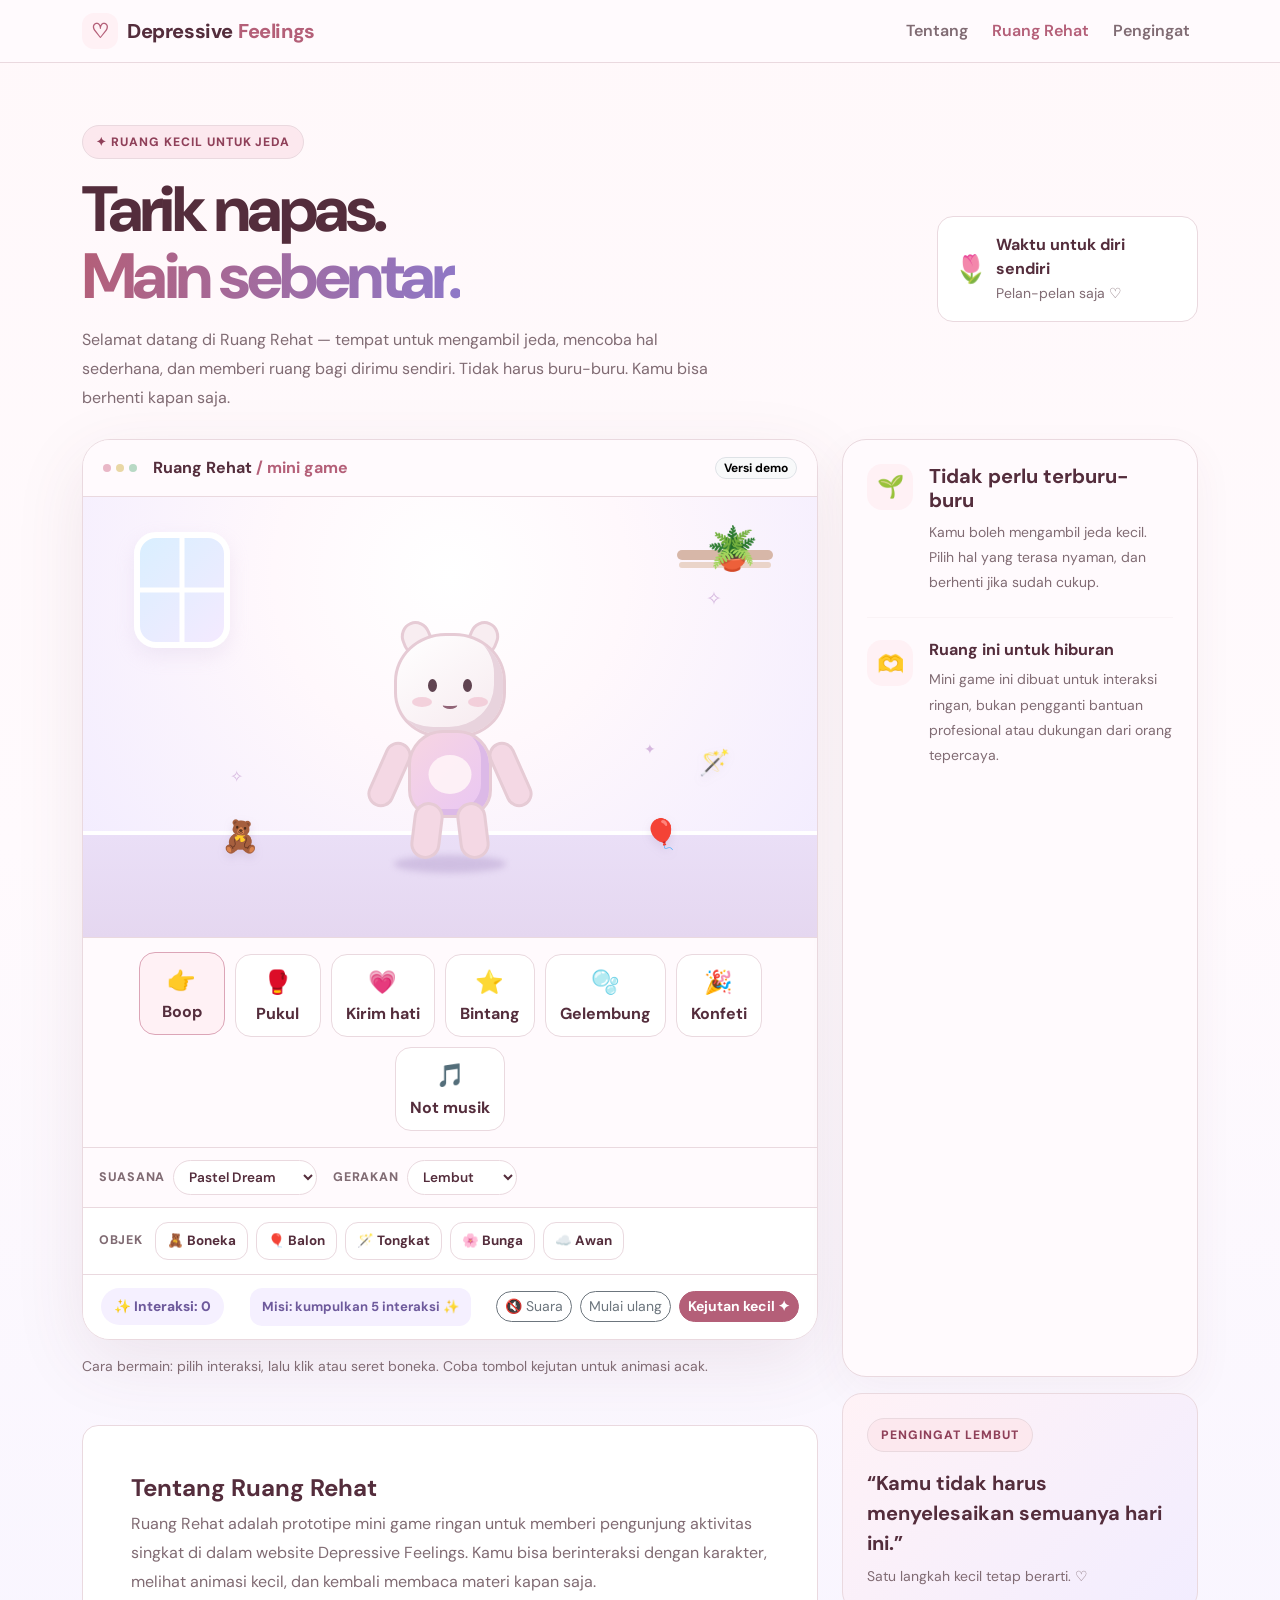
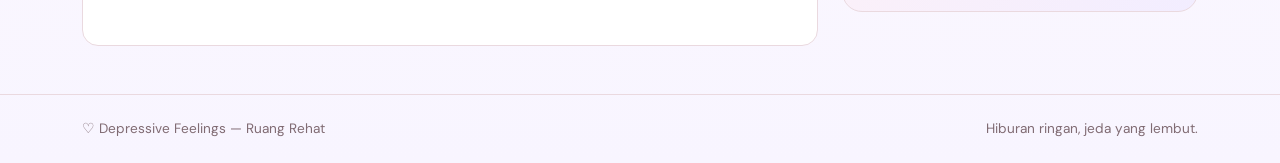
<file: ruang-rehat-1.html>
<!doctype html>
<html lang="id">
<head>
  <meta charset="utf-8">
  <meta name="viewport" content="width=device-width, initial-scale=1">
  <title>Ruang Rehat — Depressive Feelings</title>
  <!-- Bootstrap 5 -->
  <link href="https://cdn.jsdelivr.net/npm/bootstrap@5.3.3/dist/css/bootstrap.min.css" rel="stylesheet">
  <link rel="preconnect" href="https://fonts.googleapis.com">
  <link rel="preconnect" href="https://fonts.gstatic.com" crossorigin>
  <link href="https://fonts.googleapis.com/css2?family=DM+Sans:wght@400;500;600;700;800&display=swap" rel="stylesheet">
  <style>
    :root{--ink:#542d3c;--pink:#b45f78;--pink-dark:#8f4059;--blush:#fff1f5;--lav:#eee9ff;--cream:#fffafd;--line:#ead9df;--muted:#806b73;--sage:#d9eadf}
    *{box-sizing:border-box}
    body{margin:0;background:linear-gradient(180deg,#fff8fa 0%,#fffafd 48%,#f8f5ff 100%);font-family:"DM Sans",sans-serif;color:var(--ink)}
    .navbar{background:rgba(255,250,253,.9);backdrop-filter:blur(12px);border-bottom:1px solid var(--line)}
    .brand-mark{display:inline-grid;place-items:center;width:36px;height:36px;border-radius:12px;background:var(--blush);color:var(--pink);font-size:20px;margin-right:9px}
    .navbar-brand{font-weight:800;color:var(--ink)!important;letter-spacing:-.4px}
    .nav-link{color:var(--muted);font-weight:600}
    .nav-link.active,.nav-link:hover{color:var(--pink)!important}
    .hero{padding:62px 0 26px}
    .eyebrow{display:inline-flex;align-items:center;gap:8px;background:#fce8ee;color:var(--pink-dark);border:1px solid var(--line);border-radius:999px;padding:7px 13px;font-size:.76rem;font-weight:800;letter-spacing:.08em;text-transform:uppercase}
    h1{font-size:clamp(2.2rem,5vw,4rem);line-height:1.04;letter-spacing:-.055em;font-weight:800;margin:18px 0 16px}
    .gradient-text{background:linear-gradient(100deg,var(--pink),#8e78c8);-webkit-background-clip:text;background-clip:text;color:transparent}
    .lead-copy{color:var(--muted);max-width:650px;line-height:1.8}
    .game-shell{background:rgba(255,255,255,.82);border:1px solid var(--line);border-radius:28px;box-shadow:0 22px 70px rgba(111,62,81,.10);overflow:hidden}
    .game-topbar{padding:16px 20px;border-bottom:1px solid var(--line);display:flex;align-items:center;justify-content:space-between;gap:12px;background:rgba(255,250,253,.9)}
    .dots{display:flex;gap:5px}.dots span{height:8px;width:8px;border-radius:50%;background:#e9b7c7}.dots span:nth-child(2){background:#e9d7a5}.dots span:nth-child(3){background:#b8d9c5}
    .game-stage{position:relative;min-height:440px;overflow:hidden;isolation:isolate;background:radial-gradient(ellipse at 50% 18%,#fff 0%,#fff8fc 34%,#f0eaff 100%)}
    .star{position:absolute;color:#d6b8df;animation:twinkle 2.8s ease-in-out infinite}
    .star.s1{left:10%;top:14%;font-size:24px}.star.s2{right:13%;top:20%;font-size:19px;animation-delay:.7s}.star.s3{right:22%;top:55%;font-size:14px;animation-delay:1.2s}.star.s4{left:20%;top:61%;font-size:16px;animation-delay:.3s}
    @keyframes twinkle{0%,100%{opacity:.45;transform:scale(.85)}50%{opacity:1;transform:scale(1.18)}}
    .window{position:absolute;left:7%;top:8%;width:96px;height:116px;border:6px solid #fff;border-radius:22px;background:linear-gradient(135deg,#d9efff,#f4eaff);box-shadow:0 8px 20px #c6b3d833}
    .window:before,.window:after{content:"";position:absolute;background:#fff}.window:before{width:5px;height:100%;left:50%;top:0;transform:translateX(-50%)}.window:after{height:5px;width:100%;top:50%;left:0;transform:translateY(-50%)}
    .shelf{position:absolute;right:6%;top:12%;width:96px;height:10px;background:#d7b7a8;border-radius:5px;box-shadow:0 10px 0 -2px #ead4c9}
    .plant{position:absolute;right:8%;top:0;font-size:42px;transform:translateY(20px)}
    .floor{position:absolute;bottom:0;left:0;right:0;height:24%;background:linear-gradient(180deg,#eadff7,#e5d7f0);border-top:4px solid #fff}
    .rug{position:absolute;bottom:6%;left:50%;transform:translateX(-50%);width:min(390px,70%);height:50px;border-radius:50%;background:#d7c8ee;opacity:.8}
    .buddy-wrap{position:absolute;left:50%;bottom:15%;transform:translateX(-50%);width:160px;height:250px;touch-action:none;cursor:grab;user-select:none;transition:filter .2s}
    .buddy-wrap:active{cursor:grabbing}
    .buddy-wrap.wobble{animation:wobble .42s ease}
    @keyframes wobble{0%,100%{transform:translateX(-50%) rotate(0)}25%{transform:translateX(calc(-50% - 9px)) rotate(-7deg)}55%{transform:translateX(calc(-50% + 7px)) rotate(6deg)}80%{transform:translateX(calc(-50% - 3px)) rotate(-3deg)}}
    .buddy-shadow{position:absolute;bottom:-2px;left:24px;width:112px;height:18px;border-radius:50%;background:#9e84bd55;filter:blur(3px)}
    .buddy{position:absolute;inset:0}
    .buddy-head{position:absolute;top:12px;left:24px;width:112px;height:105px;border-radius:46% 46% 43% 43%;background:linear-gradient(145deg,#fff 0%,#f6e9ee 100%);border:3px solid #e6cbd5;box-shadow:inset -9px -8px 0 #e8d3dd}
    .ear{position:absolute;top:0;width:30px;height:32px;background:#f8edf1;border:3px solid #e6cbd5;border-radius:50% 50% 35% 35%;z-index:-1}.ear.left{left:31px;transform:rotate(-22deg)}.ear.right{right:31px;transform:rotate(22deg)}
    .eye{position:absolute;top:43px;width:9px;height:13px;border-radius:50%;background:#604451}.eye.left{left:31px}.eye.right{right:31px}
    .cheek{position:absolute;top:61px;width:20px;height:10px;border-radius:50%;background:#efb9ca99}.cheek.left{left:15px}.cheek.right{right:15px}
    .mouth{position:absolute;top:65px;left:50%;width:15px;height:8px;border-bottom:3px solid #916477;border-radius:0 0 50% 50%;transform:translateX(-50%)}
    .body-shape{position:absolute;top:109px;left:38px;width:84px;height:88px;border-radius:35px 35px 28px 28px;background:linear-gradient(135deg,#f7d5e2,#e9c6f4);border:3px solid #e6cbd5;box-shadow:inset -8px -6px 0 #dcb9e7}
    .belly{position:absolute;left:50%;top:22px;transform:translateX(-50%);width:43px;height:39px;background:#fff4f8;border-radius:50%;opacity:.9}
    .arm{position:absolute;top:122px;width:27px;height:69px;border-radius:20px;background:#f4d8e4;border:3px solid #e6cbd5;transform-origin:top center}.arm.left{left:20px;transform:rotate(24deg)}.arm.right{right:20px;transform:rotate(-24deg)}
    .leg{position:absolute;top:181px;width:30px;height:57px;border-radius:18px;background:#f4d8e4;border:3px solid #e6cbd5}.leg.left{left:42px;transform:rotate(7deg)}.leg.right{right:42px;transform:rotate(-7deg)}
    .tool-tray{display:flex;gap:10px;justify-content:center;flex-wrap:wrap;padding:16px;background:#fffafd;border-top:1px solid var(--line)}
    .tool-btn{border:1px solid var(--line);background:white;border-radius:16px;padding:10px 14px;color:var(--ink);font-weight:700;transition:.2s;min-width:86px}
    .tool-btn:hover,.tool-btn.active{background:var(--blush);border-color:#dca5b7;transform:translateY(-2px)}
    .tool-btn .emoji{display:block;font-size:23px;margin-bottom:3px}
    .game-options{display:flex;gap:8px;align-items:center;flex-wrap:wrap;padding:12px 16px;background:#fffafd;border-top:1px solid var(--line)}
    .option-label{font-size:.78rem;font-weight:800;color:var(--muted);text-transform:uppercase;letter-spacing:.06em}
    .mini-select{border:1px solid var(--line);border-radius:999px;padding:7px 11px;background:#fff;color:var(--ink);font-size:.85rem;font-weight:600}
    .inventory{display:flex;gap:8px;flex-wrap:wrap;padding:14px 16px;background:#fff;border-top:1px solid var(--line)}
    .inventory-btn{border:1px solid var(--line);background:#fff;border-radius:13px;padding:8px 11px;font-size:.84rem;font-weight:700;color:var(--ink)}
    .inventory-btn:hover{background:#f4efff}
    .inventory-btn.active{border-color:#bba9e7;background:#f4efff}
    .game-stage.theme-sunset{background:radial-gradient(ellipse at 50% 18%,#fff 0%,#fff3e9 34%,#f7dff0 100%)}
    .game-stage.theme-ocean{background:radial-gradient(ellipse at 50% 18%,#fff 0%,#e9f8ff 34%,#d9e9ff 100%)}
    .game-stage.theme-night{background:radial-gradient(ellipse at 50% 18%,#f7f2ff 0%,#e7e0ff 34%,#c9c1ed 100%)}
    .game-stage.theme-garden{background:radial-gradient(ellipse at 50% 18%,#fff 0%,#f1ffef 34%,#dcefe1 100%)}
    .buddy-wrap.party{animation:partyHop .55s ease}
    @keyframes partyHop{0%,100%{translate:0 0}35%{translate:0 -28px}65%{translate:0 -8px}}
    .buddy-wrap.spin{animation:spinBuddy .6s ease}
    @keyframes spinBuddy{0%{rotate:0}100%{rotate:360deg}}
    .buddy-wrap.squash{animation:squashBuddy .42s ease}
    @keyframes squashBuddy{0%,100%{scale:1}45%{scale:1.18 .76}75%{scale:.92 1.08}}
    .stage-prop{position:absolute;z-index:3;cursor:pointer;user-select:none;touch-action:manipulation;filter:drop-shadow(0 4px 5px #725b8a22);transition:transform .2s}
    .stage-prop:hover{transform:scale(1.15) rotate(-8deg)}
    .stage-prop.used{animation:propPop .45s ease}
    @keyframes propPop{0%,100%{scale:1}50%{scale:1.45;rotate:15deg}}
    .challenge-banner{font-size:.82rem;font-weight:700;color:#6e5a9c;background:#f5f0ff;border-radius:12px;padding:9px 12px}
    .game-stage .floor{transition:background .25s}
    .control-row{display:flex;gap:10px;align-items:center;justify-content:space-between;padding:13px 18px;background:#fff;border-top:1px solid var(--line);flex-wrap:wrap}
    .score-pill{border-radius:999px;padding:8px 13px;background:#f5f0ff;color:#6e5a9c;font-weight:800;font-size:.86rem}
    .btn-soft{background:var(--pink);border-color:var(--pink);color:#fff;font-weight:700}.btn-soft:hover{background:var(--pink-dark);border-color:var(--pink-dark);color:#fff}
    .side-card{height:100%;border:1px solid var(--line);border-radius:24px;background:#fffafd;box-shadow:0 14px 40px #6f3e510d}
    .icon-bubble{width:46px;height:46px;display:grid;place-items:center;border-radius:15px;background:var(--blush);font-size:22px;flex-shrink:0}
    .note-card{background:linear-gradient(135deg,#fff2f6,#f2edff);border:1px solid var(--line);border-radius:20px}
    .footer{border-top:1px solid var(--line);color:var(--muted);font-size:.85rem}
    .toast-note{position:absolute;top:18px;left:50%;transform:translateX(-50%) translateY(-10px);opacity:0;background:#fff;border:1px solid var(--line);box-shadow:0 8px 25px #542d3c16;padding:9px 14px;border-radius:999px;font-size:.85rem;font-weight:700;transition:.25s;pointer-events:none;white-space:nowrap;z-index:5}
    .toast-note.show{opacity:1;transform:translateX(-50%) translateY(0)}
    .float-item{position:absolute;font-size:32px;z-index:4;pointer-events:none;animation:floatUp .85s ease-out forwards}
    @keyframes floatUp{0%{opacity:0;transform:translateY(0) scale(.6) rotate(0)}20%{opacity:1}100%{opacity:0;transform:translateY(-95px) scale(1.25) rotate(25deg)}}
    @media(max-width:767px){.hero{padding-top:42px}.game-stage{min-height:390px}.buddy-wrap{transform:translateX(-50%) scale(.88);transform-origin:bottom center}.window{width:70px;height:88px}.plant{font-size:32px}.game-topbar{padding:13px}.tool-btn{min-width:74px;padding:8px 10px;font-size:.8rem}.tool-btn .emoji{font-size:20px}}
    @media(prefers-reduced-motion:reduce){*,*::before,*::after{animation-duration:.01ms!important;transition-duration:.01ms!important;scroll-behavior:auto!important}}

    .buddy-wrap.punch-reaction{animation:punchReaction .38s cubic-bezier(.2,.8,.2,1)}
    @keyframes punchReaction{0%{transform:translateX(-50%) rotate(0) scale(1)}18%{transform:translateX(calc(-50% + 22px)) rotate(13deg) scale(1.04,.94)}42%{transform:translateX(calc(-50% - 18px)) rotate(-12deg) scale(.96,1.05)}68%{transform:translateX(calc(-50% + 8px)) rotate(5deg)}100%{transform:translateX(-50%) rotate(0) scale(1)}}
    .buddy-wrap.punch-reaction .arm.left{animation:armPunch .38s ease}
    .buddy-wrap.punch-reaction .arm.right{animation:armPunch .38s ease reverse}
    @keyframes armPunch{0%,100%{rotate:0deg}35%{rotate:35deg}}
    .impact-flash{position:absolute;z-index:8;pointer-events:none;font-size:clamp(28px,5vw,48px);font-weight:900;color:#b45f78;text-shadow:0 3px 0 #fff;animation:impactFlash .55s ease-out forwards}
    @keyframes impactFlash{0%{opacity:0;transform:translate(-50%,-50%) scale(.25) rotate(-18deg)}35%{opacity:1;transform:translate(-50%,-50%) scale(1.2) rotate(8deg)}100%{opacity:0;transform:translate(-50%,-85%) scale(.8) rotate(14deg)}}
  </style>
</head>
<body>
<nav class="navbar navbar-expand-lg sticky-top">
  <div class="container">
    <a class="navbar-brand d-flex align-items-center" href="#top"><span class="brand-mark">♡</span>Depressive <span style="color:var(--pink);margin-left:5px">Feelings</span></a>
    <button class="navbar-toggler" type="button" data-bs-toggle="collapse" data-bs-target="#mainNav" aria-controls="mainNav" aria-expanded="false" aria-label="Buka navigasi"><span class="navbar-toggler-icon"></span></button>
    <div class="collapse navbar-collapse" id="mainNav">
      <div class="navbar-nav ms-auto align-items-lg-center gap-lg-2">
        <a class="nav-link" href="#about">Tentang</a><a class="nav-link active" href="#game">Ruang Rehat</a><a class="nav-link" href="#care">Pengingat</a>
      </div>
    </div>
  </div>
</nav>

<header class="hero" id="top">
  <div class="container">
    <div class="row align-items-center g-4">
      <div class="col-lg-9">
        <span class="eyebrow">✦ Ruang kecil untuk jeda</span>
        <h1>Tarik napas.<br><span class="gradient-text">Main sebentar.</span></h1>
        <p class="lead-copy mb-0">Selamat datang di Ruang Rehat — tempat untuk mengambil jeda, mencoba hal sederhana, dan memberi ruang bagi dirimu sendiri. Tidak harus buru-buru. Kamu bisa berhenti kapan saja.</p>
      </div>
      <div class="col-lg-3 text-lg-end"><div class="d-inline-flex align-items-center gap-2 p-3 rounded-4" style="background:#fff;border:1px solid var(--line)"><span style="font-size:27px">🌷</span><div class="text-start"><div class="fw-bold">Waktu untuk diri sendiri</div><small style="color:var(--muted)">Pelan-pelan saja ♡</small></div></div></div>
    </div>
  </div>
</header>

<main class="container pb-5" id="game">
  <div class="row g-4">
    <div class="col-lg-8">
      <section class="game-shell" aria-label="Permainan interaktif Ruang Rehat">
        <div class="game-topbar"><div class="d-flex align-items-center gap-3"><div class="dots"><span></span><span></span><span></span></div><strong>Ruang Rehat <span style="color:var(--pink)">/ mini game</span></strong></div><span class="badge rounded-pill text-bg-light border">Versi demo</span></div>
        <div class="game-stage" id="stage" aria-label="Area permainan">
          <span class="star s1">✦</span><span class="star s2">✧</span><span class="star s3">✦</span><span class="star s4">✧</span>
          <div class="window"></div><div class="shelf"></div><div class="plant">🪴</div>
          <div class="rug"></div><div class="floor"></div>
          <button class="stage-prop" style="left:18%;bottom:17%;font-size:31px;background:none;border:0" data-prop="🧸" aria-label="Mainkan boneka kecil">🧸</button>
          <button class="stage-prop" style="right:18%;bottom:18%;font-size:29px;background:none;border:0" data-prop="🎈" aria-label="Mainkan balon">🎈</button>
          <button class="stage-prop" style="right:11%;bottom:35%;font-size:25px;background:none;border:0" data-prop="🪄" aria-label="Gunakan tongkat ajaib">🪄</button>
          <div class="toast-note" id="toastNote" role="status" aria-live="polite">Bagus, lanjutkan dengan santai ♡</div>
          <div class="buddy-wrap" id="buddy" role="button" tabindex="0" aria-label="Boneka interaktif. Klik atau seret untuk bermain.">
            <div class="buddy-shadow"></div>
            <div class="buddy">
              <div class="ear left"></div><div class="ear right"></div>
              <div class="buddy-head"><span class="eye left"></span><span class="eye right"></span><span class="cheek left"></span><span class="cheek right"></span><span class="mouth"></span></div>
              <div class="arm left"></div><div class="arm right"></div>
              <div class="body-shape"><div class="belly"></div></div>
              <div class="leg left"></div><div class="leg right"></div>
            </div>
          </div>
        </div>
        <div class="tool-tray" aria-label="Pilih interaksi">
          <button class="tool-btn active" data-tool="boop" type="button"><span class="emoji">👉</span>Boop</button>
          <button class="tool-btn punch-tool" data-tool="punch" type="button"><span class="emoji">🥊</span>Pukul</button>
          <button class="tool-btn" data-tool="heart" type="button"><span class="emoji">💗</span>Kirim hati</button>
          <button class="tool-btn" data-tool="star" type="button"><span class="emoji">⭐</span>Bintang</button>
          <button class="tool-btn" data-tool="bubble" type="button"><span class="emoji">🫧</span>Gelembung</button>
          <button class="tool-btn" data-tool="confetti" type="button"><span class="emoji">🎉</span>Konfeti</button>
          <button class="tool-btn" data-tool="music" type="button"><span class="emoji">🎵</span>Not musik</button>
        </div>
        <div class="game-options">
          <span class="option-label">Suasana</span>
          <select class="mini-select" id="roomTheme" aria-label="Pilih suasana ruangan">
            <option value="default">Pastel Dream</option><option value="sunset">Sunset Peach</option><option value="ocean">Ocean Breeze</option><option value="night">Lavender Night</option><option value="garden">Mint Garden</option>
          </select>
          <span class="option-label ms-sm-2">Gerakan</span>
          <select class="mini-select" id="motionMode" aria-label="Pilih gaya gerakan">
            <option value="soft">Lembut</option><option value="bouncy">Memantul</option><option value="spin">Berputar</option><option value="squash">Squishy</option>
          </select>
        </div>
        <div class="inventory" aria-label="Objek interaktif">
          <span class="option-label align-self-center me-1">Objek</span>
          <button class="inventory-btn" data-item="🧸" type="button">🧸 Boneka</button>
          <button class="inventory-btn" data-item="🎈" type="button">🎈 Balon</button>
          <button class="inventory-btn" data-item="🪄" type="button">🪄 Tongkat</button>
          <button class="inventory-btn" data-item="🌸" type="button">🌸 Bunga</button>
          <button class="inventory-btn" data-item="☁️" type="button">☁️ Awan</button>
        </div>
        <div class="control-row">
          <span class="score-pill">✨ Interaksi: <span id="score">0</span></span>
          <span class="challenge-banner" id="challenge">Misi: kumpulkan 5 interaksi ✨</span>
          <div class="d-flex gap-2"><button class="btn btn-outline-secondary rounded-pill btn-sm" id="soundBtn" type="button" aria-pressed="false">🔇 Suara</button><button class="btn btn-outline-secondary rounded-pill btn-sm" id="resetBtn" type="button">Mulai ulang</button><button class="btn btn-soft rounded-pill btn-sm" id="surpriseBtn" type="button">Kejutan kecil ✦</button></div>
        </div>
      </section>
      <p class="small mt-3 mb-0" style="color:var(--muted)">Cara bermain: pilih interaksi, lalu klik atau seret boneka. Coba tombol kejutan untuk animasi acak.</p>
    </div>
    <aside class="col-lg-4" id="care">
      <div class="side-card p-4 mb-3">
        <div class="d-flex gap-3 align-items-start"><div class="icon-bubble">🌱</div><div><h2 class="h5 fw-bold mb-2">Tidak perlu terburu-buru</h2><p class="mb-0 small" style="color:var(--muted);line-height:1.8">Kamu boleh mengambil jeda kecil. Pilih hal yang terasa nyaman, dan berhenti jika sudah cukup.</p></div></div>
        <hr style="border-color:var(--line);margin:22px 0">
        <div class="d-flex gap-3 align-items-start"><div class="icon-bubble">🫶</div><div><h2 class="h6 fw-bold mb-2">Ruang ini untuk hiburan</h2><p class="mb-0 small" style="color:var(--muted);line-height:1.8">Mini game ini dibuat untuk interaksi ringan, bukan pengganti bantuan profesional atau dukungan dari orang tepercaya.</p></div></div>
      </div>
      <div class="note-card p-4">
        <span class="eyebrow mb-3">Pengingat lembut</span>
        <p class="fs-5 fw-bold mb-2">“Kamu tidak harus menyelesaikan semuanya hari ini.”</p>
        <p class="small mb-0" style="color:var(--muted)">Satu langkah kecil tetap berarti. ♡</p>
      </div>
    </aside>
  </div>
</main>

<section class="container pb-5" id="about">
  <div class="row"><div class="col-lg-8"><div class="p-4 p-md-5 rounded-4" style="background:#fff;border:1px solid var(--line)"><h2 class="h4 fw-bold">Tentang Ruang Rehat</h2><p class="mb-0" style="color:var(--muted);line-height:1.8">Ruang Rehat adalah prototipe mini game ringan untuk memberi pengunjung aktivitas singkat di dalam website Depressive Feelings. Kamu bisa berinteraksi dengan karakter, melihat animasi kecil, dan kembali membaca materi kapan saja.</p></div></div></div>
</section>
<footer class="footer py-4"><div class="container d-flex flex-column flex-md-row justify-content-between gap-2"><span>♡ Depressive Feelings — Ruang Rehat</span><span>Hiburan ringan, jeda yang lembut.</span></div></footer>

<script src="https://cdn.jsdelivr.net/npm/bootstrap@5.3.3/dist/js/bootstrap.bundle.min.js"></script>
<script>
(() => {
  const stage = document.getElementById('stage');
  const buddy = document.getElementById('buddy');
  const scoreEl = document.getElementById('score');
  const toast = document.getElementById('toastNote');
  const challenge = document.getElementById('challenge');
  const toolButtons = [...document.querySelectorAll('[data-tool]')];
  const inventoryButtons = [...document.querySelectorAll('[data-item]')];
  let score = 0, selected = 'boop', motion = 'soft', toastTimer, dragStart = null, soundOn = false, audioCtx;
  const emojis = {boop:['✨','💫','🌸'],punch:['💥','🥊','⚡','✨'],heart:['💗','💕','💖','💝'],star:['⭐','✨','🌟'],bubble:['🫧','○','◌'],confetti:['🎉','🎊','✨','🌈'],music:['🎵','🎶','🎼']};
  const messages = ['Pelan-pelan saja ♡','Satu jeda kecil untukmu 🌷','Terima kasih sudah mampir ✨','Semoga momen ini terasa ringan'];
  function showToast(message) {
    toast.textContent = message; toast.classList.add('show');
    clearTimeout(toastTimer); toastTimer = setTimeout(() => toast.classList.remove('show'), 1600);
  }
  function playTone(freq=520, duration=.09) {
    if(!soundOn) return;
    try {
      audioCtx = audioCtx || new (window.AudioContext || window.webkitAudioContext)();
      const osc=audioCtx.createOscillator(), gain=audioCtx.createGain();
      osc.frequency.value=freq; osc.type='sine'; gain.gain.value=.035;
      osc.connect(gain); gain.connect(audioCtx.destination); osc.start();
      gain.gain.exponentialRampToValueAtTime(.001,audioCtx.currentTime+duration);
      osc.stop(audioCtx.currentTime+duration);
    } catch(e) {}
  }
  function popEmoji(x,y,emoji) {
    const r=stage.getBoundingClientRect(), el=document.createElement('span');
    el.className='float-item'; el.textContent=emoji;
    el.style.left=(x-r.left-12)+'px'; el.style.top=(y-r.top-12)+'px';
    stage.appendChild(el); setTimeout(()=>el.remove(),900);
  }
  function animateBuddy() {
    buddy.classList.remove('wobble','party','spin','squash'); void buddy.offsetWidth;
    const klass = motion==='bouncy'?'party':motion==='spin'?'spin':motion==='squash'?'squash':'wobble';
    buddy.classList.add(klass);
  }
  function updateChallenge() {
    const target=5;
    challenge.textContent=score>=target?'Misi selesai! Hebat ✨':`Misi: kumpulkan ${target-score} interaksi ✨`;
    if(score>=target && (score-target)%5===0) showToast('Misi tercapai! Kamu berhasil 🌷');
  }
  function interact(x,y,tool=selected) {
    score++; scoreEl.textContent=score; animateBuddy();
    const list=emojis[tool]||emojis.boop;
    popEmoji(x,y,list[Math.floor(Math.random()*list.length)]);
    if(tool==='punch'){
      buddy.classList.remove('punch-reaction'); void buddy.offsetWidth; buddy.classList.add('punch-reaction');
      const r=stage.getBoundingClientRect(), impact=document.createElement('span');
      impact.className='impact-flash'; impact.textContent=['POW!','BAM!','💥','BOOP!'][Math.floor(Math.random()*4)];
      impact.style.left=(x-r.left)+'px'; impact.style.top=(y-r.top)+'px'; stage.appendChild(impact); setTimeout(()=>impact.remove(),600);
      showToast(['Pukulan kartun! 💥','POW! Efek lucu saja ✨','Karakter bergoyang! 🥊'][Math.floor(Math.random()*3)]);
    }
    playTone(({boop:560,heart:660,star:780,bubble:430,confetti:850,music:740,punch:220})[tool]||520);
    updateChallenge();
    if(score%4===0) showToast(messages[Math.floor(Math.random()*messages.length)]);
  }
  toolButtons.forEach(btn=>btn.addEventListener('click',()=>{
    selected=btn.dataset.tool; toolButtons.forEach(b=>b.classList.toggle('active',b===btn));
    showToast(({boop:'Mode Boop dipilih 👉',heart:'Mode kirim hati 💗',star:'Mode bintang ⭐',bubble:'Mode gelembung 🫧',confetti:'Mode konfeti 🎉',music:'Mode not musik 🎵',punch:'Mode Pukul dipilih 🥊'})[selected]);
  }));
  document.getElementById('roomTheme').addEventListener('change',e=>{
    stage.classList.remove('theme-sunset','theme-ocean','theme-night','theme-garden');
    if(e.target.value!=='default') stage.classList.add('theme-'+e.target.value);
    showToast('Suasana ruangan diperbarui ✨');
  });
  document.getElementById('motionMode').addEventListener('change',e=>{motion=e.target.value;showToast('Gaya gerakan diubah ♡');});
  inventoryButtons.forEach(btn=>btn.addEventListener('click',()=>{
    inventoryButtons.forEach(b=>b.classList.toggle('active',b===btn));
    const r=stage.getBoundingClientRect();
    popEmoji(r.left+r.width*(.25+Math.random()*.5),r.top+r.height*(.25+Math.random()*.4),btn.dataset.item);
    interact(r.left+r.width/2,r.top+r.height/2,selected);
  }));
  stage.querySelectorAll('[data-prop]').forEach(btn=>btn.addEventListener('click',e=>{
    e.stopPropagation(); btn.classList.remove('used'); void btn.offsetWidth; btn.classList.add('used');
    const r=btn.getBoundingClientRect(); interact(r.left+r.width/2,r.top+r.height/2);
  }));
  buddy.addEventListener('click',e=>{
    if(dragStart&&dragStart.moved){dragStart=null;return;}
    interact(e.clientX||innerWidth/2,e.clientY||innerHeight/2);
  });
  buddy.addEventListener('keydown',e=>{
    if(e.key==='Enter'||e.key===' '){e.preventDefault();const r=buddy.getBoundingClientRect();interact(r.left+r.width/2,r.top+r.height/2);}
  });
  buddy.addEventListener('pointerdown',e=>{dragStart={x:e.clientX,y:e.clientY,moved:false};buddy.setPointerCapture?.(e.pointerId);});
  buddy.addEventListener('pointermove',e=>{
    if(!dragStart)return;
    if(Math.abs(e.clientX-dragStart.x)+Math.abs(e.clientY-dragStart.y)>12)dragStart.moved=true;
    if(dragStart.moved){
      const sr=stage.getBoundingClientRect(), br=buddy.getBoundingClientRect();
      const x=Math.max(5,Math.min(sr.width-br.width-5,e.clientX-sr.left-br.width/2));
      buddy.style.left=x+'px';buddy.style.bottom='15%';buddy.style.transform='none';
    }
  });
  buddy.addEventListener('pointerup',e=>{if(dragStart&&dragStart.moved)interact(e.clientX,e.clientY);dragStart=null;});
  document.getElementById('soundBtn').addEventListener('click',e=>{
    soundOn=!soundOn;e.currentTarget.textContent=soundOn?'🔊 Suara aktif':'🔇 Suara';e.currentTarget.setAttribute('aria-pressed',String(soundOn));
    if(soundOn)playTone(660);showToast(soundOn?'Suara sederhana diaktifkan':'Suara dimatikan');
  });
  document.getElementById('resetBtn').addEventListener('click',()=>{
    score=0;scoreEl.textContent='0';buddy.style.left='50%';buddy.style.bottom='15%';buddy.style.transform='translateX(-50%)';
    buddy.classList.remove('party','spin','squash','wobble');updateChallenge();showToast('Mulai lagi kapan saja ♡');
  });
  document.getElementById('surpriseBtn').addEventListener('click',()=>{
    const r=stage.getBoundingClientRect(), party=['🌸','💗','✨','🫧','⭐','🎉','🌈'];
    for(let i=0;i<12;i++)setTimeout(()=>popEmoji(r.left+r.width*(.12+Math.random()*.76),r.top+r.height*(.2+Math.random()*.55),party[Math.floor(Math.random()*party.length)]),i*65);
    score+=3;scoreEl.textContent=score;updateChallenge();playTone(880,.16);showToast('Kejutan kecil untukmu! 🌷');
  });
  updateChallenge();
})();
</script>
</body>
</html>
</file>
